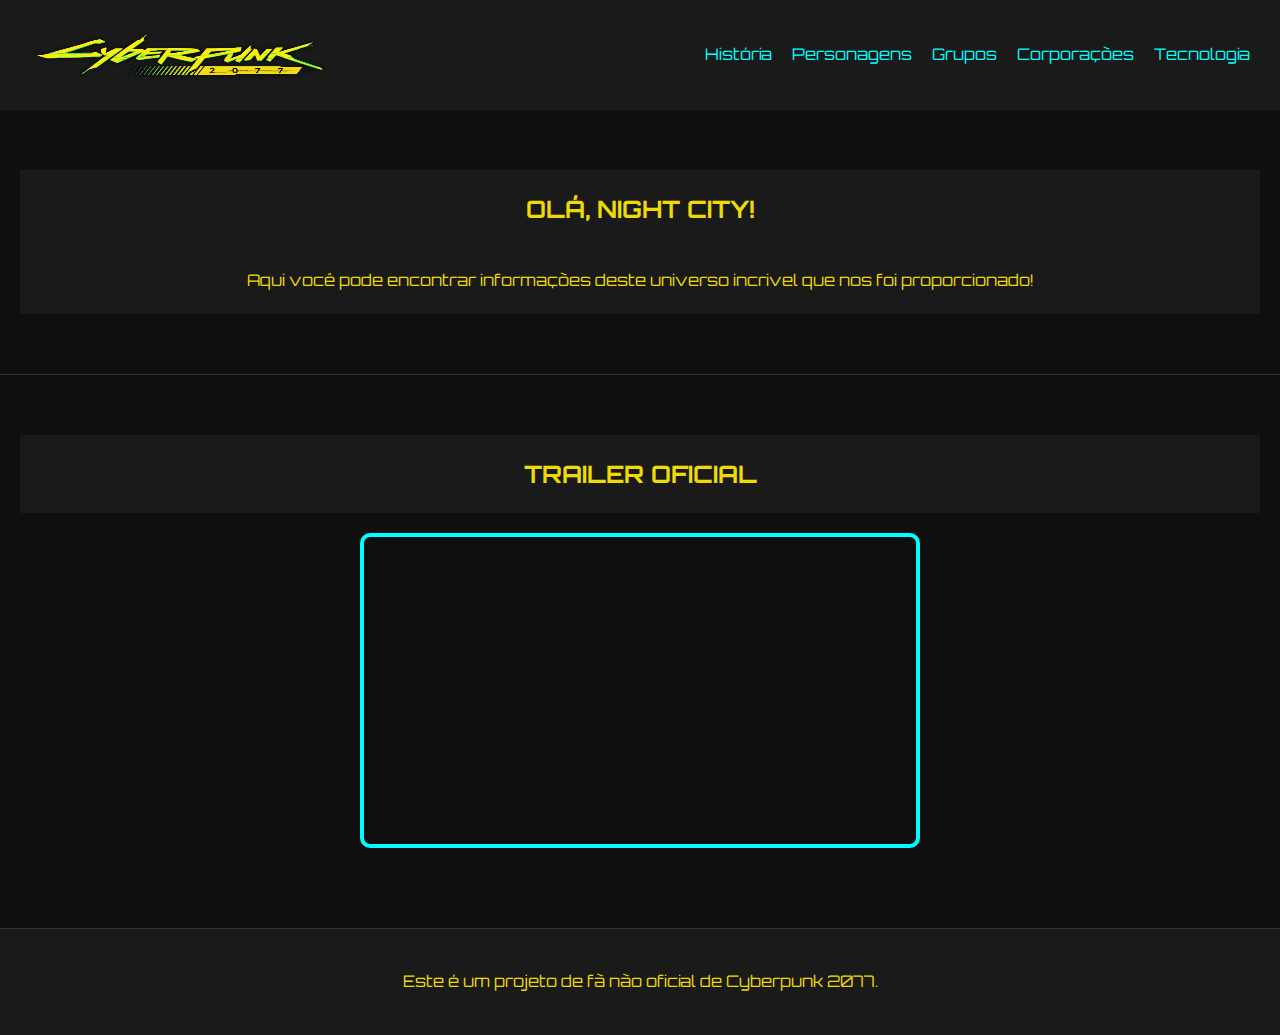
<file: src/index.html>
<!DOCTYPE html>
<html lang="pt-BR">
<head>
  <meta charset="UTF-8" />
  <meta name="viewport" content="width=device-width, initial-scale=1.0" />
  <title>Compêndium Cyberpunk 2077</title>
  <link href="https://fonts.googleapis.com/css2?family=Orbitron:wght@500&display=swap" rel="stylesheet" />
  <link rel="stylesheet" href="style-index.css" />
</head>
<body>
  <header class="header">
    <img src= "../imagens/logo.png" class="logo" />
    <nav class="nav">
      <ul>
        <li><a href="historia.html">História</a></li>
        <li><a href="personagens.html">Personagens</a></li>
        <li><a href="grupos.html">Grupos</a></li>
        <li><a href="corporacoes.html">Corporações</a></li>
        <li><a href="tecnologia.html">Tecnologia</a></li>
      </ul>
    </nav>
  </header>
  <main>
    <section id="historia" class="section">
      <h2>OLÁ, NIGHT CITY!</h2>
      <p>Aqui você pode encontrar informações deste universo incrivel que nos foi proporcionado!</p>
    </section>
    <section id="trailer" class="section">
  <h2>TRAILER OFICIAL</h2>
  <div class="video-container">
    <iframe 
      width="560" 
      height="315" 
      src="https://www.youtube.com/embed/qIcTM8WXFjk" 
      title="Trailer Cyberpunk 2077" 
      frameborder="0" 
      allow="accelerometer; autoplay; clipboard-write; encrypted-media; gyroscope; picture-in-picture; web-share" 
      allowfullscreen>
    </iframe>
  </div>
</section>
  <footer class="footer">
    <p>Este é um projeto de fã não oficial de Cyberpunk 2077.</p>
  </footer>
</body>
</html>
</file>
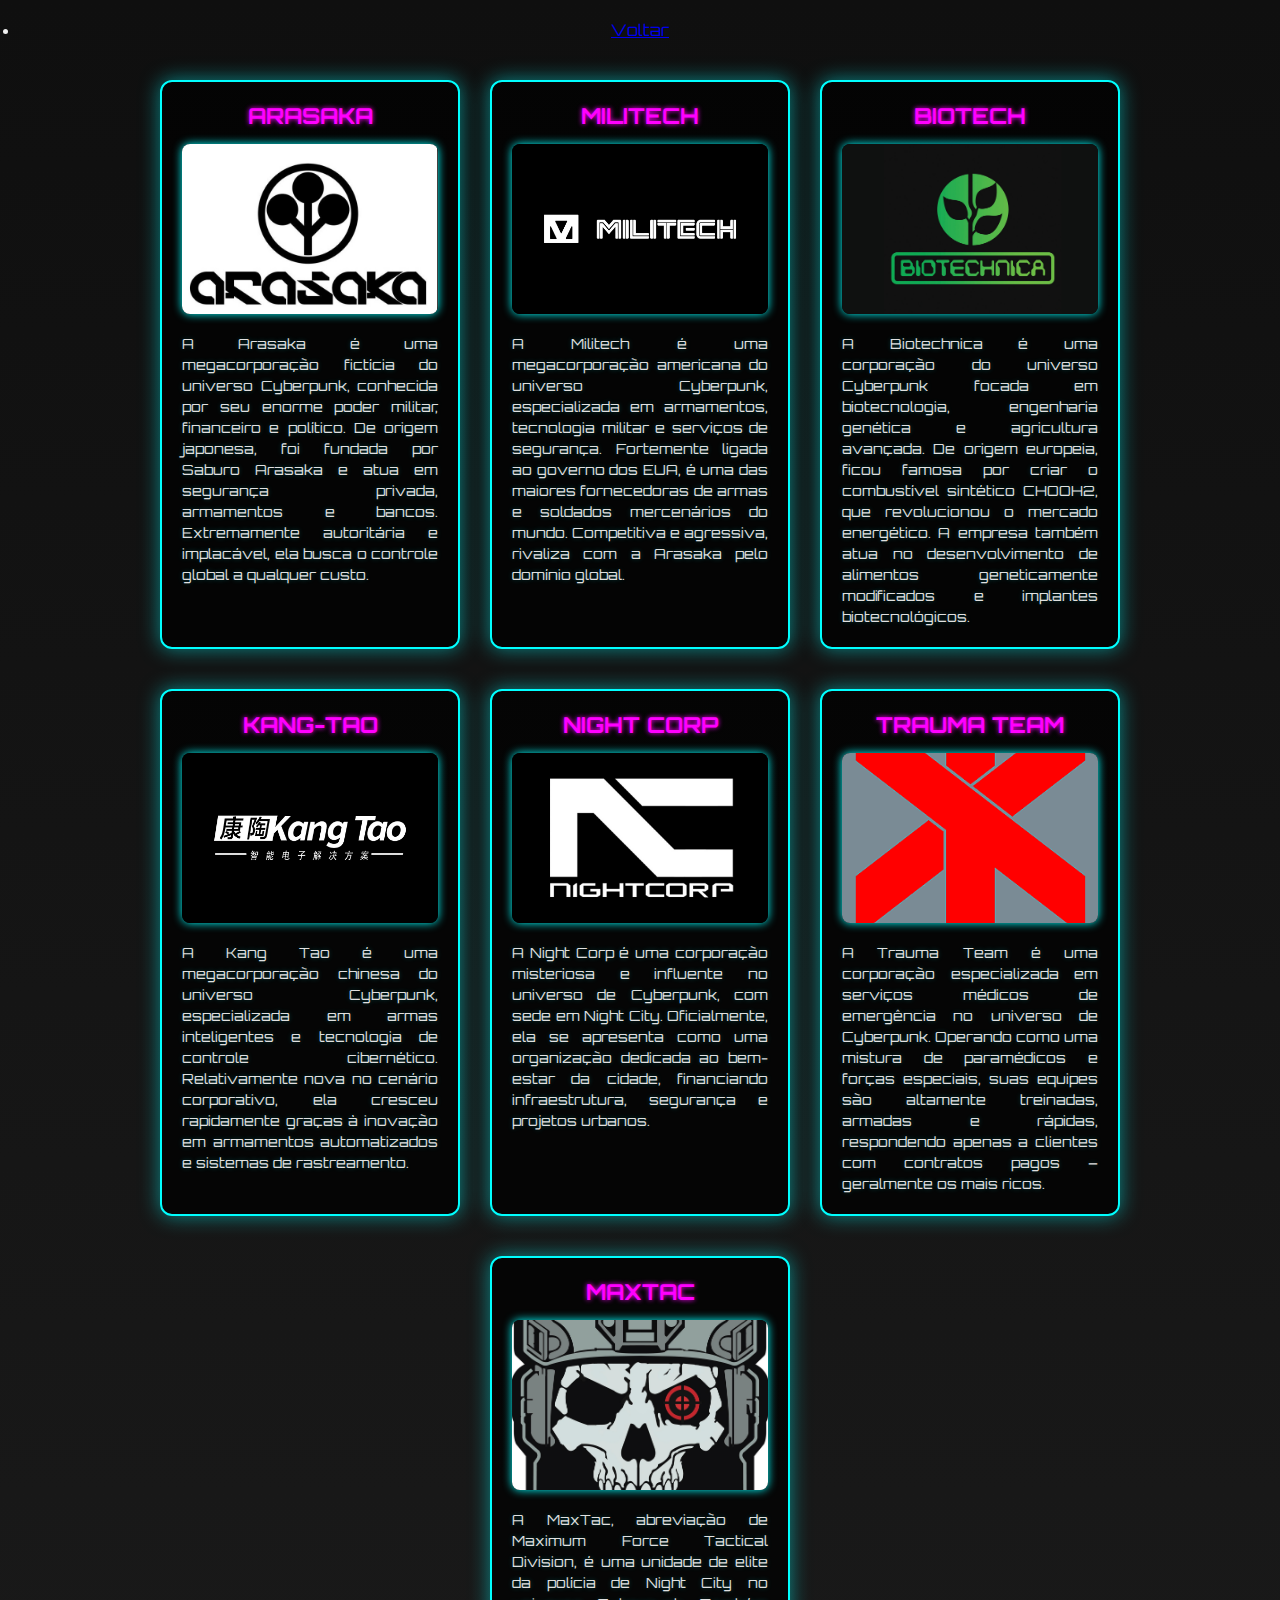
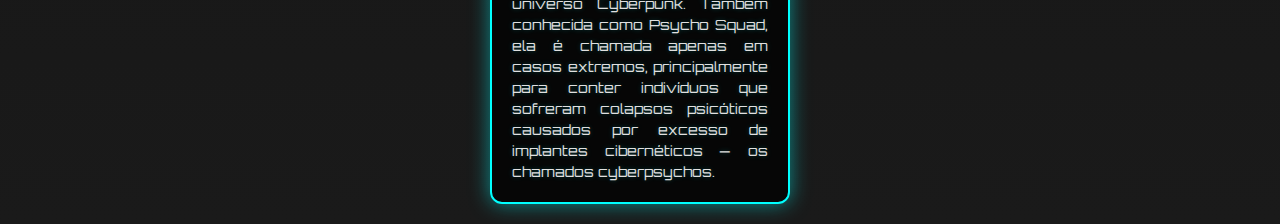
<file: src/corporacoes.html>
<!DOCTYPE html>
<html lang="Pt-Br">
<head>
    <meta charset="UTF-8">
    <meta name="viewport" content="width=device-width, initial-scale=1.0">
    <title>CORPORAÇÕES</title>
    <link rel = "stylesheet" href ="style-corporacoes.css">
</head>
<body>
    <header class ="corpe">
                <li><a href="index.html">Voltar</a></li>

    </header>
    <main>

        <section id = "corpe" class = "corpe">
        <h1>ARASAKA</h1>
        <img src ="../imagens/arasaka.jpg">
        <p>A Arasaka é uma megacorporação fictícia do universo Cyberpunk, conhecida por seu enorme poder militar, financeiro e político. De origem japonesa, foi fundada por Saburo Arasaka e atua em segurança privada, armamentos e bancos. Extremamente autoritária e implacável, ela busca o controle global a qualquer custo.</p>
        </section>

        <section>
        <h1>MILITECH</h1>
        <img src="../imagens/militech.jpg">
        <p>A Militech é uma megacorporação americana do universo Cyberpunk, especializada em armamentos, tecnologia militar e serviços de segurança. Fortemente ligada ao governo dos EUA, é uma das maiores fornecedoras de armas e soldados mercenários do mundo. Competitiva e agressiva, rivaliza com a Arasaka pelo domínio global.</p>
        </section>

        <section>
        <h1>BIOTECH</h1>
        <img src="../imagens/biotech.jpg">
        <p>A Biotechnica é uma corporação do universo Cyberpunk focada em biotecnologia, engenharia genética e agricultura avançada. De origem europeia, ficou famosa por criar o combustível sintético CHOOH2, que revolucionou o mercado energético. A empresa também atua no desenvolvimento de alimentos geneticamente modificados e implantes biotecnológicos.</p>
        </section>

        <section>
        <h1>KANG-TAO</h1>
        <img src="../imagens/kang_tao.jpg">
        <p>A Kang Tao é uma megacorporação chinesa do universo Cyberpunk, especializada em armas inteligentes e tecnologia de controle cibernético. Relativamente nova no cenário corporativo, ela cresceu rapidamente graças à inovação em armamentos automatizados e sistemas de rastreamento.</p>
        </section>

        <section>
        <h1>NIGHT CORP</h1>
        <img src ="../imagens/night_corp.jpg">
        <p>A Night Corp é uma corporação misteriosa e influente no universo de Cyberpunk, com sede em Night City. Oficialmente, ela se apresenta como uma organização dedicada ao bem-estar da cidade, financiando infraestrutura, segurança e projetos urbanos.</p>
        </section>

        <section>
        <h1>TRAUMA TEAM</h1>
        <img src="../imagens/trauma_team.png">
        <p>A Trauma Team é uma corporação especializada em serviços médicos de emergência no universo de Cyberpunk. Operando como uma mistura de paramédicos e forças especiais, suas equipes são altamente treinadas, armadas e rápidas, respondendo apenas a clientes com contratos pagos – geralmente os mais ricos.</p>
        </section>

        <section>
        <h1>MAXTAC</h1>
        <img src="../imagens/max_tach.jpg">
        <p>A MaxTac, abreviação de Maximum Force Tactical Division, é uma unidade de elite da polícia de Night City no universo Cyberpunk. Também conhecida como Psycho Squad, ela é chamada apenas em casos extremos, principalmente para conter indivíduos que sofreram colapsos psicóticos causados por excesso de implantes cibernéticos — os chamados cyberpsychos.</p>
        </section>


    </main>
</body>
</html>
</file>
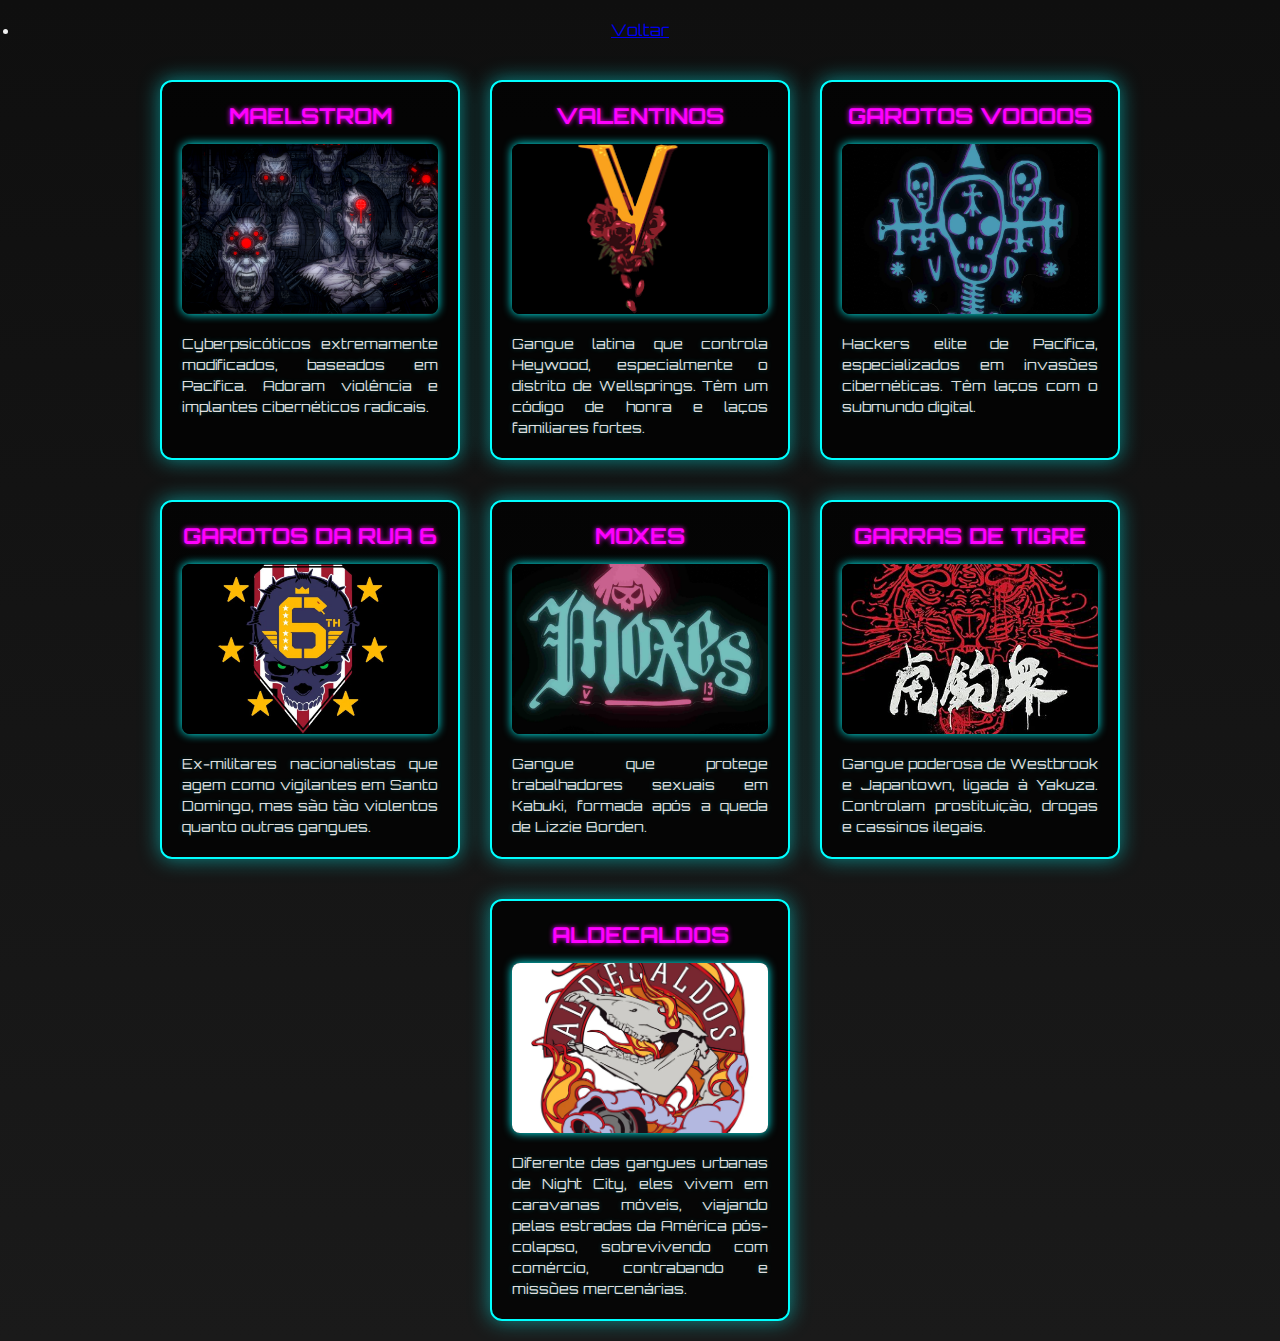
<file: src/grupos.html>
<!DOCTYPE html>
<html lang="pt-br">
<head>
    <meta charset="UTF-8">
    <meta name="viewport" content="width=device-width, initial-scale=1.0">
    <title>GRUPOS</title>
    <link rel ="stylesheet" href = "style-grupos.css">
</head>
<body>
    <header class = 'grupos'>
    <li><a href="index.html">Voltar</a></li>

    </header>
    <main>

        <section id = "gp" class="gp">
            <h1>MAELSTROM</h1>
            <img src ="../imagens/maelstrom_image.jpg">
            <p>Cyberpsicóticos extremamente modificados, baseados em Pacifica. Adoram violência e implantes cibernéticos radicais.</p>
        </section>

        <section>
            <h1>VALENTINOS</h1>
            <img src = "../imagens/valentinos.png">
            <p>Gangue latina que controla Heywood, especialmente o distrito de Wellsprings. Têm um código de honra e laços familiares fortes.</p>
        </section>

        <section>
            <h1>GAROTOS VODOOS</h1>
            <img src="../imagens/vodoo_boys.jpg">
            <p>Hackers elite de Pacifica, especializados em invasões cibernéticas. Têm laços com o submundo digital.</p>
        </section>

        <section>
            <h1>GAROTOS DA RUA 6</h1>
            <img src = "../imagens/rua6.jpg">
            <p> Ex-militares nacionalistas que agem como vigilantes em Santo Domingo, mas são tão violentos quanto outras gangues.</p>
        </section>

        <section>
            <h1>MOXES</h1>
            <img src="../imagens/moxes.jpg">
            <p> Gangue que protege trabalhadores sexuais em Kabuki, formada após a queda de Lizzie Borden.</p>
        </section>

        <section>
            <h1>GARRAS DE TIGRE</h1>
            <img src="../imagens/garras_tigre.jpg">
            <p>Gangue poderosa de Westbrook e Japantown, ligada à Yakuza. Controlam prostituição, drogas e cassinos ilegais.</p>
        </section>

        <section>
            <h1>ALDECALDOS</h1>
            <img src="../imagens/aldecaldos.jpg">
            <p>Diferente das gangues urbanas de Night City, eles vivem em caravanas móveis, viajando pelas estradas da América pós-colapso, sobrevivendo com comércio, contrabando e missões mercenárias.</p>
        </section>

    </main>

</body>
</html>
</file>
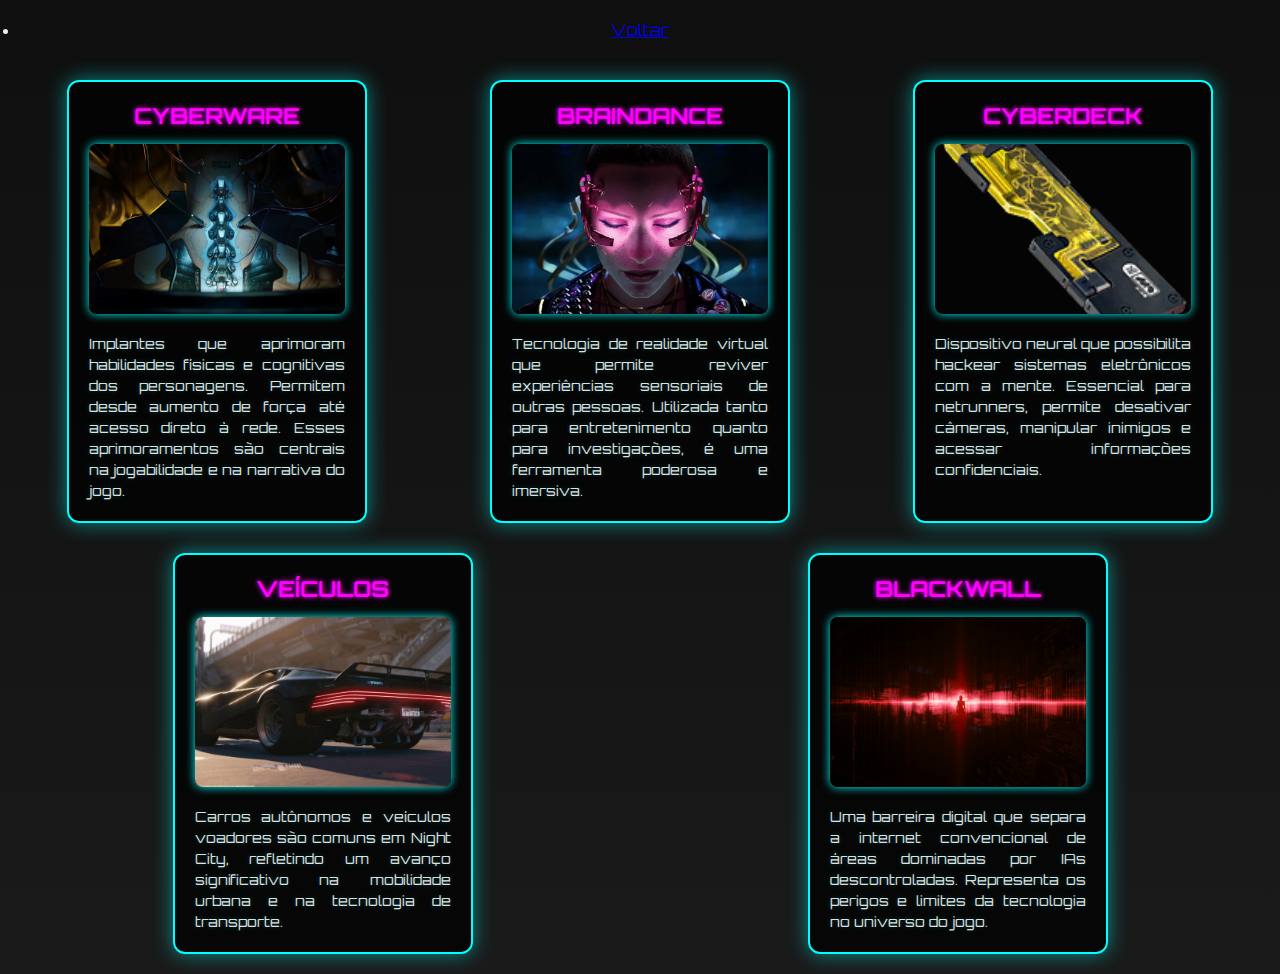
<file: src/tecnologia.html>
<!DOCTYPE html>
<html lang="pt-BR">
<head>
    <meta charset="UTF-8">
    <meta name="viewport" content="width=device-width, initial-scale=1.0">
    <title>Tecnologias</title>
    <link rel="stylesheet" href="style-tecnologia.css">
</head>
<body>
    <header class="tecnologia">
    <li><a href="index.html">Voltar</a></li>

    </header>
    <main>

        <section id="tec" class="tec">
            <h2>CYBERWARE</h2>
            <img src="../imagens/cyberware.png" alt="Imagem de Cyberware">
            <p>Implantes que aprimoram habilidades físicas e cognitivas dos personagens. Permitem desde aumento de força até acesso direto à rede. Esses aprimoramentos são centrais na jogabilidade e na narrativa do jogo.</p>
        </section>

        <section>
            <h2>BRAINDANCE</h2>
            <img src="../imagens/braindance.png" alt="Imagem representando Braindance">
            <p>Tecnologia de realidade virtual que permite reviver experiências sensoriais de outras pessoas. Utilizada tanto para entretenimento quanto para investigações, é uma ferramenta poderosa e imersiva.</p>
        </section>

        <section>
            <h2>CYBERDECK</h2>
            <img src="../imagens/cyberdeck.png" alt="Imagem representando Cyberdeck">
            <p>Dispositivo neural que possibilita hackear sistemas eletrônicos com a mente. Essencial para netrunners, permite desativar câmeras, manipular inimigos e acessar informações confidenciais.</p>
        </section>

        <section>
            <h2>VEÍCULOS</h2>
            <img src="../imagens/carro.jpg" alt="Imagem de veículo futurista">
            <p>Carros autônomos e veículos voadores são comuns em Night City, refletindo um avanço significativo na mobilidade urbana e na tecnologia de transporte.</p>
        </section>
          
        <section>
            <h2>BLACKWALL</h2>
            <img src="../imagens/blackwall.png" alt="Imagem representando o Blackwall">
            <p>Uma barreira digital que separa a internet convencional de áreas dominadas por IAs descontroladas. Representa os perigos e limites da tecnologia no universo do jogo.</p>
        </section>
    </main>
</body>
</html>
</file>
<file: src/style-index.css>
/* Importação de Fonte */
@import url('https://fonts.googleapis.com/css2?family=Orbitron:wght@500&display=swap');

* {
  margin: 0;
  padding: 0;
  box-sizing: border-box;
}

body {
  background-color: #0f0f0f;
  color: #00ffff;
  font-family: 'Orbitron', sans-serif;
  line-height: 1.6;
}

.header {
  display: flex;
  justify-content: space-between;
  align-items: center;
  padding: 30px;
  background-color: #1a1a1a;
}

.logo {
  height: 50px;
  width: 300px;
}

.nav ul {
  list-style: none;
  display: flex;
  gap: 20px;
}

.nav a {
  color: #00ffff;
  text-decoration: none;
  position: relative;
}

.nav a::after {
  content: '';
  display: block;
  width: 0;
  height: 2px;
  background: #00ffff;
  transition: width 0.3s;
  position: absolute;
  bottom: -5px;
  left: 0;
}

.nav a:hover::after {
  width: 100%;
}

.section {
  padding: 60px 20px;
  border-bottom: 1px solid #333;
}

.footer {
  text-align: center;
  padding: 20px;
  background-color: #1a1a1a;
  color: #888;
}
h2 {
text-align: center;
  padding: 20px;
  background-color: #1a1a1a;
  color: #eedb05;
}
p {
text-align: center;
  padding: 20px;
  background-color: #1a1a1a;
  color: #eedb05;

}

.video-container {
  display: flex;
  justify-content: center;
  align-items: center;
  padding: 20px;
}

.video-container iframe {
  max-width: 100%;
  border: 4px solid #00ffff;
  border-radius: 10px;
}
</file>
<file: src/style-corporacoes.css>
@import url('https://fonts.googleapis.com/css2?family=Orbitron:wght@500&display=swap');

* {
  margin: 0;
  padding: 0;
  box-sizing: border-box;
}

body {
  background: linear-gradient(180deg, #0f0f0f 0%, #1a1a1a 100%);
  color: #f0f0f0;
  font-family: 'Orbitron', sans-serif;
  padding: 20px;
}

header.corpe {
  text-align: center;
  margin-bottom: 40px;
}

main {
  display: flex;
  flex-wrap: wrap;
  justify-content: center; 
  gap: 30px; 
  row-gap: 40px; 
}


section {
  background-color: rgba(0, 0, 0, 0.75);
  border: 2px solid #00ffff;
  border-radius: 12px;
  padding: 20px;
  width: 300px;
  box-shadow: 0 0 20px #00ffff80;
  transition: transform 0.3s ease;
}

section:hover {
  transform: scale(1.05);
  box-shadow: 0 0 25px #ff00ff, 0 0 15px #00ffff;
}

section h1 {
  font-size: 22px;
  color: #ff00ff;
  margin-bottom: 15px;
  text-shadow: 0 0 5px #ff00ff;
  text-align: center;
}

section img {
  width: 100%;
  height: 170px;
  object-fit: cover;
  border-radius: 8px;
  margin-bottom: 15px;
  box-shadow: 0 0 10px #00ffff;
}

section p {
  font-size: 14px;
  color: #e0e0e0;
  text-align: justify;
  line-height: 1.5;
  text-shadow: 0 0 5px #00ffff40;
}
</file>
<file: src/style-grupos.css>
@import url('https://fonts.googleapis.com/css2?family=Orbitron:wght@500&display=swap');

* {
  margin: 0;
  padding: 0;
  box-sizing: border-box;
}

body {
  background: linear-gradient(180deg, #0f0f0f 0%, #1a1a1a 100%);
  color: #f0f0f0;
  font-family: 'Orbitron', sans-serif;
  padding: 20px;
}

header.grupos {
  text-align: center;
  margin-bottom: 40px;
}

main {
  display: flex;
  flex-wrap: wrap;
  justify-content: center; 
  gap: 30px; 
  row-gap: 40px; 
}

section {
  background-color: rgba(0, 0, 0, 0.75);
  border: 2px solid #00ffff;
  border-radius: 12px;
  padding: 20px;
  width: 300px;
  box-shadow: 0 0 20px #00ffff80;
  transition: transform 0.3s ease;
}

section:hover {
  transform: scale(1.05);
  box-shadow: 0 0 25px #ff00ff, 0 0 15px #00ffff;
}

section h1 {
  font-size: 22px;
  color: #ff00ff;
  margin-bottom: 15px;
  text-shadow: 0 0 5px #ff00ff;
  text-align: center;
}

section img {
  width: 100%;
  height: 170px;
  object-fit: cover;
  border-radius: 8px;
  margin-bottom: 15px;
  box-shadow: 0 0 10px #00ffff;
}

section p {
  font-size: 14px;
  color: #e0e0e0;
  text-align: justify;
  line-height: 1.5;
  text-shadow: 0 0 5px #00ffff40;
}
</file>
<file: src/style-tecnologia.css>
@import url('https://fonts.googleapis.com/css2?family=Orbitron:wght@500&display=swap');

* {
  margin: 0;
  padding: 0;
  box-sizing: border-box;
}

body {
  background: linear-gradient(180deg, #0f0f0f 0%, #1a1a1a 100%);
  color: #f0f0f0;
  font-family: 'Orbitron', sans-serif;
  padding: 20px;
}

header.tecnologia {
  text-align: center;
  margin-bottom: 40px;
}

main {
  display: flex;
  flex-wrap: wrap;
  justify-content: space-around;
  gap: 30px;
}

section {
  background-color: rgba(0, 0, 0, 0.75);
  border: 2px solid #00ffff;
  border-radius: 12px;
  padding: 20px;
  width: 300px;
  box-shadow: 0 0 20px #00ffff80;
  transition: transform 0.3s ease;
}

section:hover {
  transform: scale(1.05);
  box-shadow: 0 0 25px #ff00ff, 0 0 15px #00ffff;
}

section h2 {
  font-size: 22px;
  color: #ff00ff;
  margin-bottom: 15px;
  text-shadow: 0 0 5px #ff00ff;
  text-align: center;
}

section img {
  width: 100%;
  height: 170px;
  object-fit: cover;
  border-radius: 8px;
  margin-bottom: 15px;
  box-shadow: 0 0 10px #00ffff;
}

section p {
  font-size: 14px;
  color: #e0e0e0;
  text-align: justify;
  line-height: 1.5;
  text-shadow: 0 0 5px #00ffff40;
}
</file>
